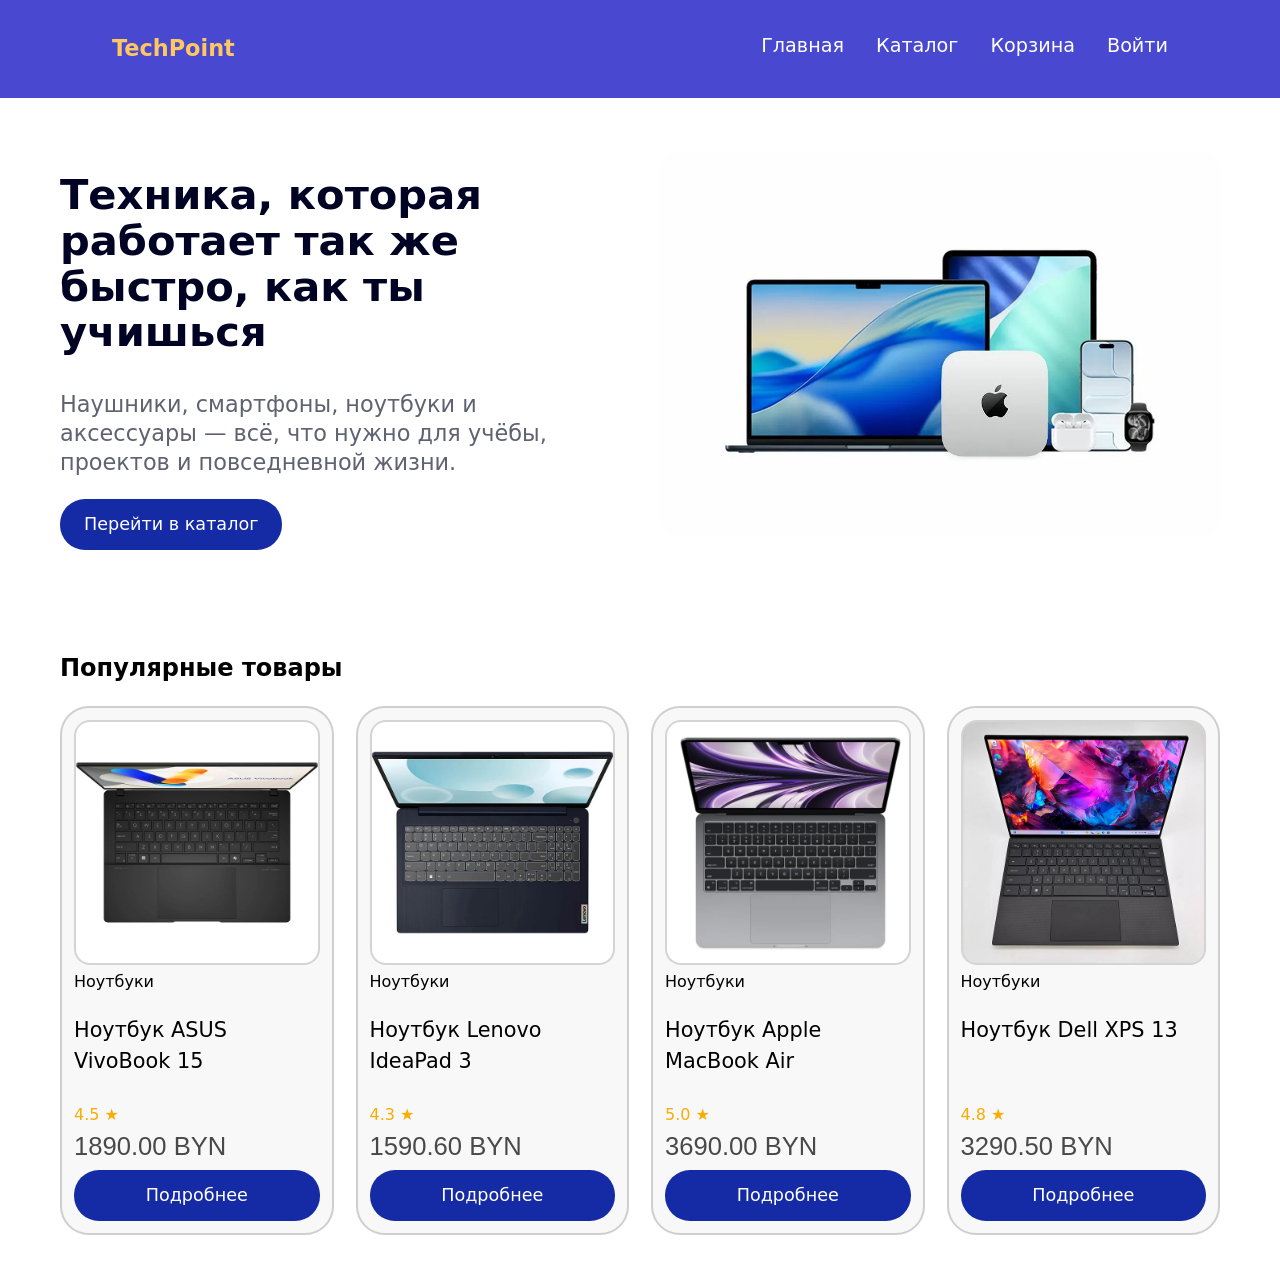
<file: index.html>
<!DOCTYPE html>
<html lang="en">
<head>
    <meta charset="UTF-8">
    <meta name="viewport" content="width=device-width, initial-scale=1.0">
    <title>TechPoint - техника для учёбы и жизни</title>
    <link rel="stylesheet" href="css/style.css">
</head>
<body>
    <header class="header">
        <a href="index.html" class="logo">TechPoint</a>
        <nav class="nav">
            <a href="index.html">Главная</a>
            <a href="catalog.html">Каталог</a>
            <a href="cart.html">Корзина</a>
            <a href="login.html">Войти</a>
        </nav>
    </header>

    <section class="hero">
        <div class="hero-content">
            <h1 class="hero-title">Техника, которая работает так же быстро, как ты учишься</h1>
            <p class="hero-p">Наушники, смартфоны, ноутбуки и аксессуары — всё, что нужно для учёбы, проектов и повседневной жизни.</p>
            <a href="catalog.html" class="btn">Перейти в каталог</a>
             </div>
        <div class="img-box"><img src="img/hero.png" alt="Современная техника"></div>
    </section>

    <section class="popular">
        <h1>Популярные товары</h1>
        <div class="cards">
            <div class="grid" id="popular-products"></div>
        </div>
    </section>

    <script src="js/products-data.js"></script>
    <script src="js/products-render.js"></script>
    <script>
        getProducts()
        .then((products) => {
            renderProducts("#popular-products", products.slice(0,4))
        })
    </script>
</body>
</html>
</file>
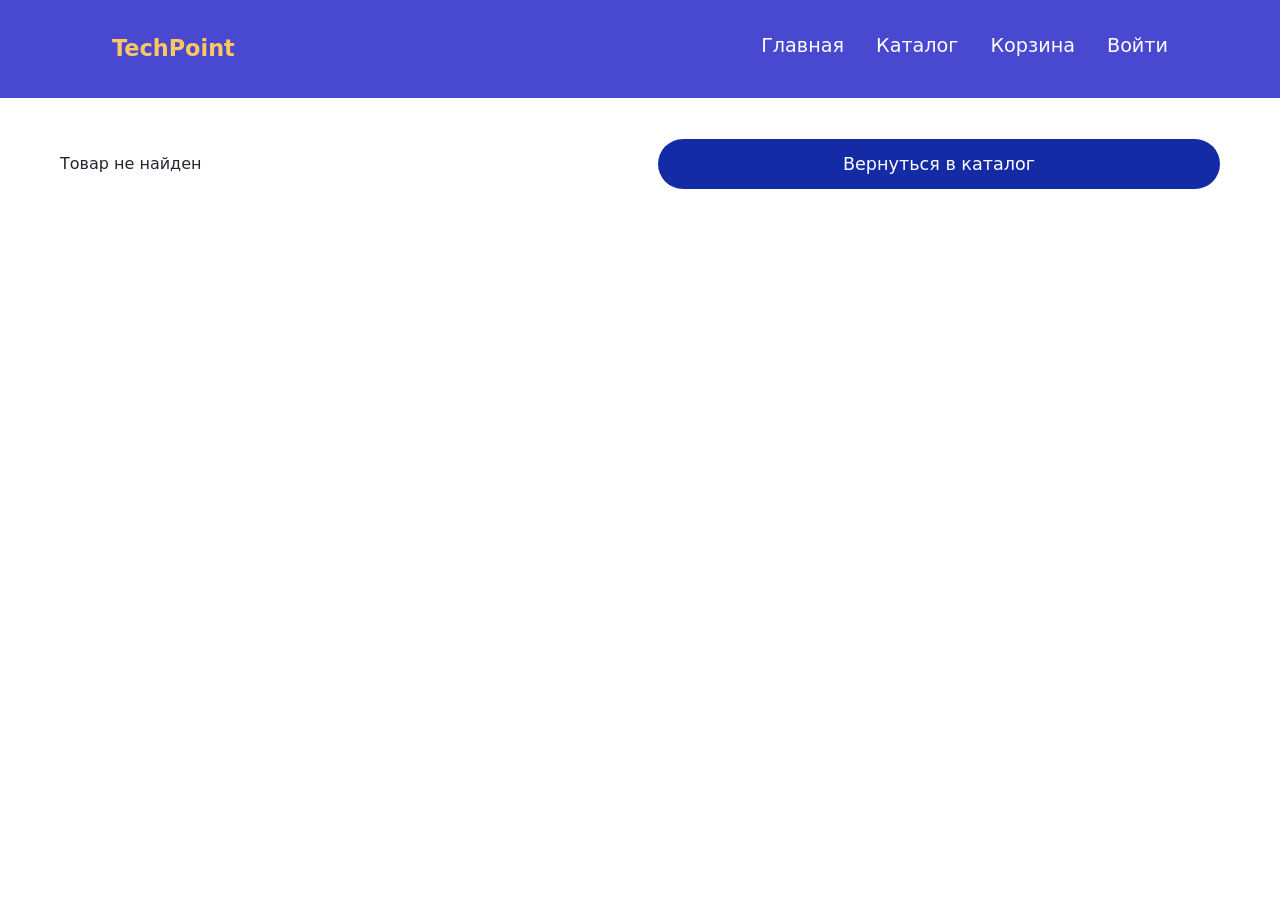
<file: product.html>
<!DOCTYPE html>
<html lang="en">
<head>
    <meta charset="UTF-8">
    <meta name="viewport" content="width=device-width, initial-scale=1.0">
    <title>О товаре</title>
    <link rel="stylesheet" href="css/style.css">
</head>
<body>
    <header class="header">
        <a href="index.html" class="logo">TechPoint</a>
        <nav class="nav">
            <a href="index.html">Главная</a>
            <a href="catalog.html">Каталог</a>
            <a href="cart.html">Корзина</a>
            <a href="login.html">Войти</a>
        </nav>
    </header>

    <section class="product" id="product-wrap">
     
    </section>
    
    <script src="js/products-data.js"></script>
    <script src="js/product.js"></script>
</body>
</html>

   <!-- <div class="product-img"></div>

        <div class="product-info">
            <span class="product-cat">Смартфоны</span>
            <h1 class="product-title">Смартфон Nova X12</h1>
            <span class="product-rating">★ 4.6</span>
            <span class="product-price">499.00 BYN</span>
            <p class="product-desc">
             Смартфон с экраном 6.5 дюйма, тройной камерой и батареей на 5000 мАч.
             Поддержка быстрой зарядки и двух SIM-карт.
            </p>
            <button class="btn">Добавить в корзину</button>
        </div> -->
</file>
<file: css/style.css>
/*Тут буду подключать стили*/

@import url("layout.css");
@import url("base.css");
@import url("home.css");
@import url("components.css");
@import url("shop.css");
</file>
